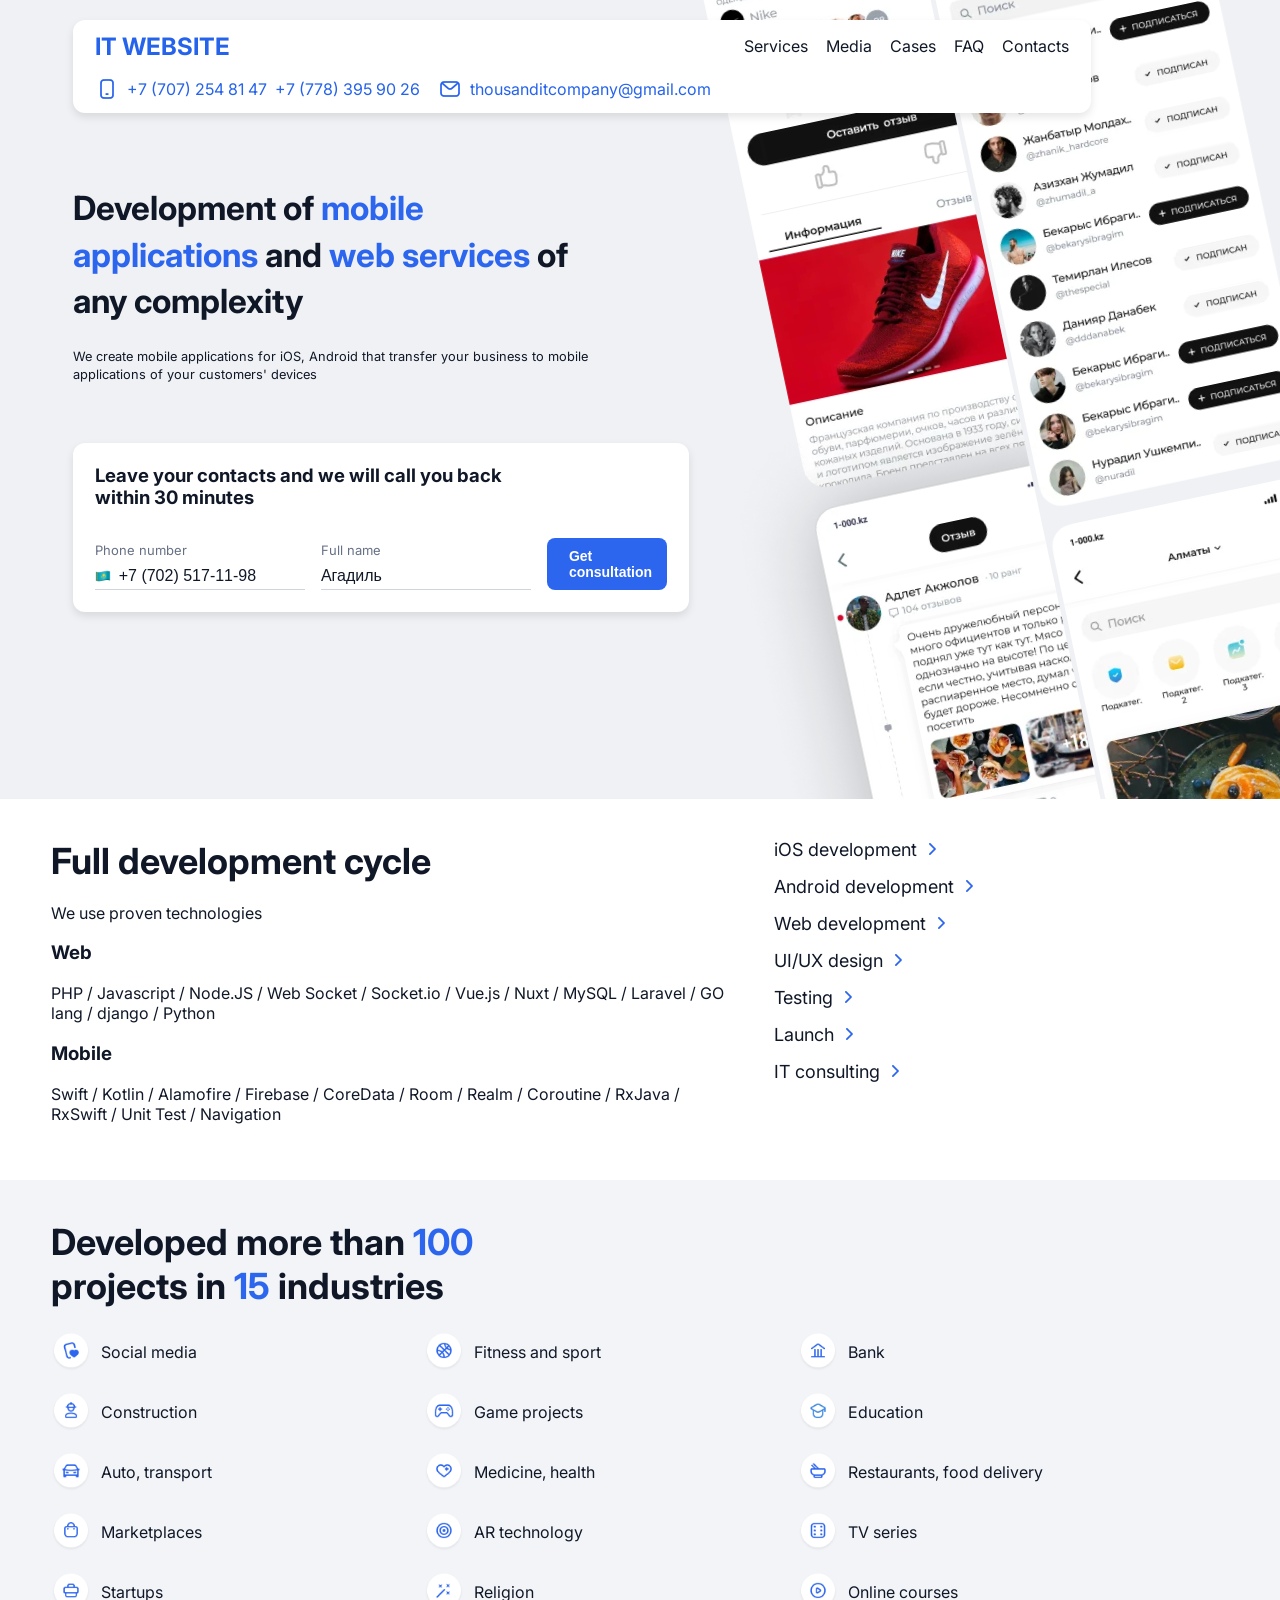
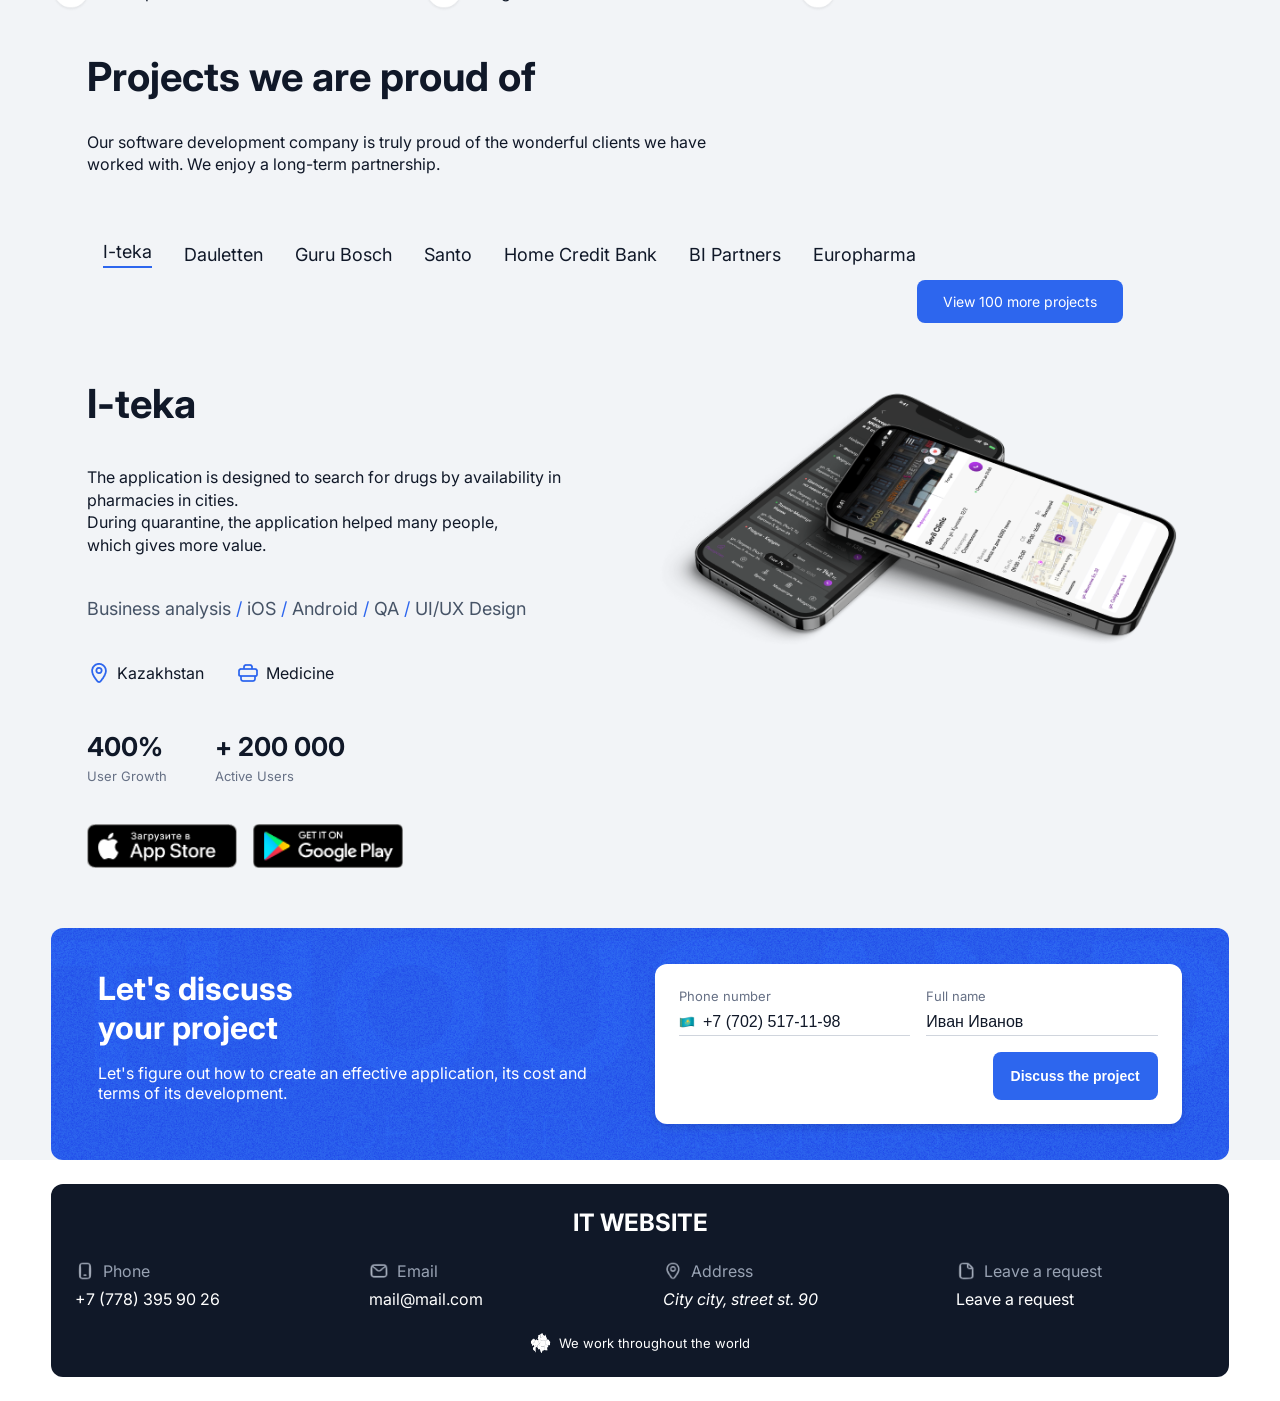
<file: index.html>
<!DOCTYPE html>
<html lang="ru">
<head>
    <meta charset="UTF-8">
    <meta name="viewport" content="width=device-width, initial-scale=1.0">
    <title>IT WEBSITE</title>
    <link rel="preconnect" href="https://fonts.googleapis.com">
    <link rel="preconnect" href="https://fonts.gstatic.com" crossorigin>
    <link href="https://fonts.googleapis.com/css2?family=Inter:wght@100..900&display=swap" rel="stylesheet">
    <link rel="stylesheet" href="src/styles/style.css">
</head>
<body>
    <div class="page_background">
        <input type="checkbox" id="menu-toggle" class="menu-checkbox">

        <header class="header_mobile">
            <label for="menu-toggle" class="poloski" aria-label="Open menu">
                <span></span>
                <span></span>
                <span></span>
            </label>
            <div class="company_name">IT WEBSITE</div>
            <a href="mailto:itcompany@mail.com">
                <img src="src/img/email.png" alt="Email">
            </a>
        </header>

        <div class="mobile-menu">
            <label for="menu-toggle" class="close-btn" aria-label="Close menu">&times;</label>
            <div class="company_name">IT WEBSITE</div>

            <nav class="mobile-nav-links" aria-label="Mobile navigation">
                <a href="#services">Services</a>
                <a href="#media">Media</a>
                <a href="#cases">Cases</a>
                <a href="#faq">FAQ</a>
                <a href="#contacts">Contacts</a>
            </nav>

            <div class="mobile-menu-contacts">
                <div class="contact_group">
                    <a href="tel:+71111111111" class="contact_link">
                        <img src="src/img/phone.png" alt="">
                        +7 (111) 111 11 11
                    </a>
                    <a href="tel:+71111111111" class="contact_link">
                        <img src="src/img/phone.png" alt="">
                        +7 (111) 111 11 11
                    </a>
                </div>
                <div class="contact_group">
                    <a href="mailto:itcompany@mail.com" class="contact_link">
                        <img src="src/img/email.png" alt="">
                        itcompany@mail.com
                    </a>
                </div>
            </div>
        </div>

        <header class="header_pc">
            <div class="company_name">IT WEBSITE</div>

            <nav class="header_link" aria-label="Main navigation">
                <a href="#services">Services</a>
                <a href="#media">Media</a>
                <a href="#cases">Cases</a>
                <a href="#faq">FAQ</a>
                <a href="#contacts">Contacts</a>
            </nav>

            <div class="header_contacts">
                <div class="contact_group">
                    <img src="src/img/phone.png" alt="">
                    <a href="tel:+77072548147" class="contact_link">+7 (707) 254 81 47</a>
                    <a href="tel:+77783959026" class="contact_link">+7 (778) 395 90 26</a>
                </div>
                <div class="contact_group">
                    <img src="src/img/email.png" alt="">
                    <a href="mailto:thousanditcompany@gmail.com" class="contact_link">
                        thousanditcompany@gmail.com
                    </a>
                </div>
            </div>
        </header>

        <main class="hero-block">
            <div class="hero-left">
                <h1>
                    Development of <span class="text_blue">mobile <br>applications</span>
                    and <span class="text_blue">web services</span> of
                    <br class="br_pc">any complexity
                </h1>

                <p>
                    We create mobile applications for iOS, Android that transfer your
                    business to mobile applications of your customers' devices
                </p>

                <div class="form">
                    <h2>
                        Leave your contacts and we will call you back <br>
                        within 30 minutes
                    </h2>

                    <form>
                        <div class="form_field">
                            <div class="form_section">
                                <label for="hero-phone">Phone number</label>
                                <div class="input_flag">
                                    <img src="src/img/flag.png" class="flag-icon" alt="">
                                    <input id="hero-phone" type="tel" placeholder="+7 (702) 517-11-98">
                                </div>
                            </div>

                            <div class="form_section">
                                <label for="hero-name">Full name</label>
                                <input id="hero-name" type="text" placeholder="Агадиль">
                            </div>

                            <button class="button_form" type="submit">
                                Get <br class="br_pc">consultation
                            </button>
                        </div>
                    </form>
                </div>
            </div>

            <div class="hero-image" aria-hidden="true">
                <div class="column-left"></div>
                <div class="column-right"></div>
            </div>
        </main>
    </div>

    <section class="Full_Development_Cycle" id="services">
        <div class="Full_Development_Cycle_left">
            <h2>Full development cycle</h2>
            <p>We use proven technologies</p>

            <h3>Web</h3>
            <p>
                PHP / Javascript / Node.JS / Web Socket / Socket.io /
                Vue.js / Nuxt / MySQL / Laravel / GO lang / django / Python
            </p>

            <h3>Mobile</h3>
            <p>
                Swift / Kotlin / Alamofire / Firebase / CoreData / Room / Realm /
                Coroutine / RxJava / RxSwift / Unit Test / Navigation
            </p>
        </div>

        <div class="Full_Development_Cycle_right">
            <a href="#">iOS development <img src="src/img/strelka.png" alt=""></a>
            <a href="#">Android development <img src="src/img/strelka.png" alt=""></a>
            <a href="#">Web development <img src="src/img/strelka.png" alt=""></a>
            <a href="#">UI/UX design <img src="src/img/strelka.png" alt=""></a>
            <a href="#">Testing <img src="src/img/strelka.png" alt=""></a>
            <a href="#">Launch <img src="src/img/strelka.png" alt=""></a>
            <a href="#">IT consulting <img src="src/img/strelka.png" alt=""></a>
        </div>
    </section>

    <section class="page_3" id="cases">
        <h2 class="industries-title">
            Developed more than <span class="blue">100</span><br>
            projects in <span class="blue">15</span> industries
        </h2>

        <div class="page_3_cat">
            <p><img src="src/img/sm.png" alt=""> Social media</p>
            <p><img src="src/img/fas.png" alt=""> Fitness and sport</p>
            <p><img src="src/img/bank.png" alt=""> Bank</p>
            <p><img src="src/img/construction.png" alt=""> Construction</p>
            <p><img src="src/img/gp.png" alt=""> Game projects</p>
            <p><img src="src/img/education.png" alt=""> Education</p>
            <p><img src="src/img/at.png" alt=""> Auto, transport</p>
            <p><img src="src/img/mh.png" alt=""> Medicine, health</p>
            <p><img src="src/img/rfd.png" alt=""> Restaurants, food delivery</p>
            <p><img src="src/img/market.png" alt=""> Marketplaces</p>
            <p><img src="src/img/art.png" alt=""> AR technology</p>
            <p><img src="src/img/tvs.png" alt=""> TV series</p>
            <p><img src="src/img/start.png" alt=""> Startups</p>
            <p><img src="src/img/religion.png" alt=""> Religion</p>
            <p><img src="src/img/oc.png" alt=""> Online courses</p>
        </div>

        <div class="projects">
            <h2 class="projects-title">Projects we are proud of</h2>
            <p class="projects-intro">
                Our software development company is truly proud of the wonderful clients
                we have worked with. We enjoy a long-term partnership.
            </p>

            <div class="links_bar">
                <div class="links">
                    <a href="#I-teka" class="active">I-teka</a>
                    <a href="Dauletten">Dauletten</a>
                    <a href="Guru Bosch">Guru Bosch</a>
                    <a href="Santo">Santo</a>
                    <a href="Home Credit Bank">Home Credit Bank</a>
                    <a href="BI Partners">BI Partners</a>
                    <a href="Europharma">Europharma</a>
                </div>

                <div class="links_bar_button" id="view_100pc">
                    <a href="view_100">View 100 more projects</a>
                </div>
            </div>

            <div class="text_and_img_page_3">
                <div class="text_and_img_page_3_left">
                    <img src="src/img/1.png" id="iteka_img_425" alt="I-teka app">

                    <div class="project-title">
                        <h2 id="I-teka">I-teka</h2>
                        <div class="links_bar_button" id="view_100_768">
                            <a href="view_100">View 100 more projects</a>
                        </div>
                    </div>

                    <p class="project-description">
                        The application is designed to search for drugs by availability in pharmacies in cities.<br>
                        During quarantine, the application helped many people,<br>
                        which gives more value.
                    </p>

                    <p class="project-stack">
                        Business analysis <span>/</span> iOS <span>/</span> Android
                        <span>/</span> QA <span>/</span> UI/UX Design
                    </p>

                    <div class="left_img">
                        <p><img src="src/img/geo_blue.png" alt=""> Kazakhstan</p>
                        <p><img src="src/img/case.png" alt=""> Medicine</p>
                    </div>

                    <div class="procent">
                        <div>
                            <span>400%</span>
                            <p>User Growth</p>
                        </div>
                        <div>
                            <span>+ 200 000</span>
                            <p>Active Users</p>
                        </div>
                    </div>

                    <div class="download">
                        <img src="src/img/ios.png" alt="App Store">
                        <img src="src/img/android.png" alt="Google Play">
                    </div>

                    <div class="links_bar_button" id="view_100425">
                        <a href="view_100">View 100 more projects</a>
                    </div>
                </div>

                <div class="text_and_img_page_3_right">
                    <img src="src/img/1.png" alt="I-teka app">
                </div>
            </div>
        </div>

        <div class="form_discuss" id="request">
            <div class="form_discuss_left">
                <h2>Let's discuss <br>your project</h2>
                <p>
                    Let's figure out how to create an effective application,
                    its cost and terms of its development.
                </p>
            </div>

            <div class="form_discuss_right">
                <div class="form">
                    <form>
                        <div class="form_field" id="form_field">
                            <div class="form_f">
                                <div class="form_section">
                                    <label for="project-phone">Phone number</label>
                                    <div class="input_flag">
                                        <img src="src/img/flag.png" class="flag-icon" alt="">
                                        <input id="project-phone" type="tel" placeholder="+7 (702) 517-11-98">
                                    </div>
                                </div>

                                <div class="form_section">
                                    <label for="project-name">Full name</label>
                                    <input id="project-name" type="text" placeholder="Иван Иванов">
                                </div>
                            </div>

                            <button class="button_form" id="button_form" type="submit">
                                Discuss the project
                            </button>
                        </div>
                    </form>
                </div>
            </div>
        </div>
    </section>

    <footer id="contacts">
        <h2>IT WEBSITE</h2>

        <div class="footer_info">
            <div class="footer_content">
                <div class="footer_content_row_img">
                    <img src="src/img/phone_footer.png" alt="">
                    <span>Phone</span>
                </div>
                <a href="tel:+77783959026">+7 (778) 395 90 26</a>
            </div>

            <div class="footer_content">
                <div class="footer_content_row_img">
                    <img src="src/img/email_footer.png" alt="">
                    <span>Email</span>
                </div>
                <a href="mailto:mail@mail.com">mail@mail.com</a>
            </div>

            <div class="footer_content">
                <div class="footer_content_row_img">
                    <img src="src/img/geo_footer.png" alt="">
                    <span>Address</span>
                </div>
                <address>City city, street st. 90</address>
            </div>

            <div class="footer_content">
                <div class="footer_content_row_img">
                    <img src="src/img/doc_footer.png" alt="">
                    <span>Leave a request</span>
                </div>
                <a href="#request">Leave a request</a>
            </div>
        </div>

        <div class="footer_down">
            <img src="src/img/footer_info.png" alt="">
            <span>We work throughout the world</span>
        </div>
    </footer>
</body>
</html>
</file>
<file: src/styles/style.css>
@charset "UTF-8";

* {
  box-sizing: border-box;
}

body {
  margin: 0;
  font-family: Inter, Arial, sans-serif;
  color: #101828;
}

.page_background {
  background-color: #eff1f4;
  padding: 20px 0 40px;
}

.header_pc,
.header_mobile {
  margin: 0 4%;
  padding: 16px 20px;
  align-items: center;
  justify-content: space-between;
  gap: 16px;
  background-color: #fff;
  border-radius: 12px;
  box-shadow: 0 4px 8px rgba(0, 0, 0, 0.1);
}

.header_pc,
.header_link,
.header_contacts,
.contact_group {
  display: flex;
}

.header_mobile,
.mobile-menu,
.menu-checkbox {
  display: none;
}

.header_link,
.header_contacts {
  gap: 18px;
}

.header_contacts,
.contact_group {
  align-items: center;
}

.contact_group {
  gap: 8px;
}

.company_name {
  color: #2563eb;
  font-size: 24px;
  font-weight: 700;
  white-space: nowrap;
}

.header_link a,
.mobile-nav-links a {
  color: #101828;
  text-decoration: none;
}

.contact_link {
  color: #2563eb;
  text-decoration: none;
}

header img,
.mobile-menu-contacts img {
  display: block;
  width: 24px;
  height: 24px;
}

.hero-block {
  display: flex;
  align-items: center;
  margin: 48px 4% 0;
  gap: 24px;
}

.hero-left,
.hero-image {
  width: 50%;
  min-width: 0;
}

.hero-left h1 {
  margin: 0 0 24px;
  font-size: 38px;
  line-height: 1.2;
}

.hero-left p {
  margin: 0 0 24px;
  line-height: 1.45;
}

.text_blue,
.blue {
  color: #2d66ee;
}

.hero-image {
  display: flex;
  gap: 12px;
  height: 600px;
  overflow: hidden;
}

.column-left,
.column-right {
  width: 50%;
  background-repeat: repeat-y;
  background-size: auto 900px;
  animation: move-column 25s linear infinite;
}

.column-left {
  background-image: url("../img/column-left.webp");
}

.column-right {
  background-image: url("../img/column-right.webp");
  animation-direction: reverse;
}

@keyframes move-column {
  from {
    background-position: center 0;
  }

  to {
    background-position: center -900px;
  }
}

@keyframes move-column-desktop {
  from {
    background-position: center 0;
  }

  to {
    background-position: center -145vw;
  }
}

.form {
  width: 100%;
  padding: 24px;
  background-color: #fff;
  border-radius: 12px;
  box-shadow: 0 4px 8px rgba(0, 0, 0, 0.1);
}

.form h2 {
  margin: 0 0 24px;
  font-size: 24px;
}

.form_field,
.form_f {
  display: flex;
  gap: 16px;
  align-items: flex-end;
}

.form_section {
  display: flex;
  flex: 1;
  flex-direction: column;
  gap: 5px;
  min-width: 0;
}

.form label {
  color: #667085;
  font-size: 13px;
}

.form input {
  width: 100%;
  min-width: 0;
  padding: 4px 0;
  font-size: 16px;
  border: 0;
  border-bottom: 1px solid #d0d5dd;
}

.form input::placeholder {
  color: #101828;
}

.input_flag {
  display: flex;
  align-items: center;
  gap: 8px;
  border-bottom: 1px solid #d0d5dd;
}

.input_flag input {
  border: 0;
}

.flag-icon {
  width: 16px;
}

.button_form {
  flex-shrink: 0;
  min-height: 48px;
  padding: 10px 18px;
  border: 0;
  border-radius: 8px;
  background-color: #2d66ee;
  color: #fff;
  font-size: 14px;
  font-weight: 600;
  cursor: pointer;
}

.Full_Development_Cycle {
  display: flex;
  justify-content: space-between;
  gap: 40px;
  padding: 40px 4%;
}

.Full_Development_Cycle_left {
  flex: 3;
  min-width: 0;
}

.Full_Development_Cycle_right {
  display: flex;
  flex: 2;
  flex-direction: column;
  gap: 16px;
  min-width: 0;
}

.Full_Development_Cycle h2,
.industries-title,
.projects-title {
  margin: 0 0 20px;
  font-size: 36px;
}

.Full_Development_Cycle_right a {
  display: flex;
  align-items: center;
  gap: 12px;
  color: inherit;
  text-decoration: none;
  font-size: 18px;
}

.Full_Development_Cycle_right a:hover {
  text-decoration: underline;
}

.Full_Development_Cycle_right img {
  width: 7px;
  height: 12px;
}

.page_3 {
  padding: 40px 4% 0;
  background-color: #f2f4f7;
}

.page_3_cat {
  display: flex;
  flex-wrap: wrap;
  gap: 20px;
  margin: 24px 0 40px;
}

.page_3_cat p {
  display: flex;
  align-items: center;
  gap: 10px;
  width: 30%;
  margin: 0;
  overflow-wrap: anywhere;
}

.page_3_cat img {
  flex-shrink: 0;
  width: 40px;
  height: 40px;
}

.projects-intro {
  max-width: 650px;
  line-height: 1.4;
}

.project-description {
  line-height: 1.4;
}

.project-stack {
  color: #475467;
}

.project-stack span {
  color: #2d66ee;
}

.links_bar,
.links {
  display: flex;
  flex-wrap: wrap;
  align-items: center;
  gap: 12px;
}

.links_bar {
  margin: 24px 0;
}

.links a {
  color: inherit;
  text-decoration: none;
}

.links .active {
  border-bottom: 2px solid #2d66ee;
  padding-bottom: 4px;
}

.links a:hover {
  text-decoration: underline;
}

.links_bar_button a {
  display: inline-block;
  padding: 12px 16px;
  border-radius: 8px;
  background-color: #2d66ee;
  color: #fff;
  text-decoration: none;
  font-size: 14px;
}

.text_and_img_page_3 {
  display: flex;
  align-items: flex-start;
  gap: 30px;
}

.text_and_img_page_3_left,
.text_and_img_page_3_right {
  flex: 1;
  min-width: 0;
}

.text_and_img_page_3_right img,
#iteka_img_425 {
  width: 100%;
  max-width: 600px;
  height: auto;
}

.project-title {
  display: flex;
  align-items: center;
  gap: 12px;
}

.project-title h2 {
  margin: 0;
}

#view_100_768,
#view_100425,
#iteka_img_425 {
  display: none;
}

.left_img,
.procent,
.download {
  display: flex;
  flex-wrap: wrap;
  gap: 16px;
  margin: 18px 0;
}

.left_img p {
  display: flex;
  align-items: center;
  gap: 6px;
  margin: 0;
}

.left_img img {
  width: 24px;
}

.procent span {
  font-size: 24px;
  font-weight: 700;
}

.procent p {
  margin: 6px 0 0;
  color: #667085;
  font-size: 13px;
}

.download img {
  width: 120px;
  max-width: 100%;
  height: auto;
}

.form_discuss {
  display: flex;
  align-items: center;
  gap: 30px;
  padding: 36px 4%;
  background: #2563eb url("../img/Fr.png") center / cover no-repeat;
  border-radius: 12px;
}

.form_discuss_left {
  flex: 1;
  color: #fff;
}

.form_discuss_left h2 {
  margin: 0;
  font-size: 32px;
}

.form_discuss_right {
  flex: 1;
  min-width: 0;
}

#form_field {
  flex-direction: column;
  align-items: stretch;
}

#button_form {
  align-self: flex-end;
}

footer {
  margin: 24px 4%;
  padding: 24px;
  border-radius: 12px;
  background-color: #101828;
  color: #fff;
}

footer h2 {
  margin: 0 0 24px;
  text-align: center;
}

.footer_info,
.footer_content_row_img,
.footer_down {
  display: flex;
}

.footer_info {
  flex-wrap: wrap;
  justify-content: space-between;
  gap: 20px;
}

.footer_content {
  width: 22%;
  overflow-wrap: anywhere;
}

.footer_content_row_img,
.footer_down {
  align-items: center;
  gap: 8px;
}

.footer_content_row_img {
  margin-bottom: 8px;
  color: #98a2b3;
}

.footer_content_row_img img,
.footer_down img {
  flex-shrink: 0;
  width: 20px;
  height: 20px;
}

.footer_content a {
  color: #fff;
  text-decoration: none;
}

.footer_down {
  justify-content: center;
  margin-top: 24px;
  font-size: 13px;
}

@media (max-width: 1200px) {
  .header_pc,
  .header_contacts {
    flex-wrap: wrap;
  }

  .hero-left h1 {
    font-size: 32px;
  }

  .hero-left h1 br,
  .hero-left p br,
  .br_pc {
    display: none;
  }

  .hero-block .form_field {
    flex-direction: column;
    align-items: stretch;
  }
}

@media (max-width: 768px) {
  .page_background {
    padding: 10px 0 28px;
  }

  .header_pc {
    display: none;
  }

  .header_mobile {
    display: flex;
  }

  .poloski {
    display: flex;
    flex-direction: column;
    gap: 4px;
    width: 24px;
    cursor: pointer;
  }

  .poloski span {
    height: 3px;
    background-color: #2563eb;
    border-radius: 2px;
  }

  .menu-checkbox:checked ~ .mobile-menu {
    position: fixed;
    inset: 0;
    z-index: 10;
    display: flex;
    flex-direction: column;
    gap: 20px;
    overflow-y: auto;
    padding: 20px;
    background-color: #fff;
  }

  .close-btn {
    align-self: flex-end;
    font-size: 32px;
    cursor: pointer;
  }

  .mobile-nav-links,
  .mobile-menu-contacts {
    display: flex;
    flex-direction: column;
    gap: 14px;
  }

  .mobile-menu-contacts .contact_group {
    flex-wrap: wrap;
  }

  .mobile-menu-contacts .contact_link {
    display: flex;
    align-items: center;
    gap: 6px;
    overflow-wrap: anywhere;
  }

  .hero-block {
    gap: 16px;
    margin-top: 28px;
  }

  .hero-left h1,
  .Full_Development_Cycle h2,
  .industries-title,
  .projects-title {
    font-size: 26px;
  }

  .form {
    padding: 16px;
  }

  .form h2 {
    font-size: 18px;
  }

  .Full_Development_Cycle {
    gap: 20px;
  }

  .page_3_cat p,
  .footer_content {
    width: 46%;
  }

  .text_and_img_page_3,
  .form_discuss {
    flex-direction: column;
  }

  .form_discuss_right {
    width: 100%;
  }

  #view_100pc {
    display: none;
  }

  #view_100_768 {
    display: block;
  }
}

@media (min-width: 426px) {
  .hero-block {
    margin-top: 0;
    margin-right: 0;
  }

  .page_background {
    padding-bottom: 0;
  }
}

@media (min-width: 769px) {
  .header_pc {
    position: relative;
    z-index: 1;
  }

  .hero-block {
    align-items: flex-start;
  }

  .hero-left {
    padding-top: 80px;
  }

  .hero-image {
    height: 64vw;
    margin-top: -80px;
  }

  .column-left,
  .column-right {
    position: relative;
    top: -15%;
    height: 130%;
    background-size: auto 145vw;
    transform: rotate(-12deg);
    animation-name: move-column-desktop;
  }

  .projects {
    margin: 0 3%;
    padding-bottom: 60px;
  }

  .projects-title,
  .project-title h2 {
    margin: 0;
    font-size: 40px;
  }

  .projects-intro {
    margin: 30px 0 0;
  }

  .projects .links_bar {
    margin: 66px 0 56px;
    padding-left: 16px;
  }

  .projects .links {
    gap: 32px;
    font-size: 18px;
  }

  #view_100pc {
    margin-left: auto;
  }

  #view_100pc a {
    padding: 13px 26px;
  }

  .projects .text_and_img_page_3 {
    gap: 36px;
  }

  .text_and_img_page_3_right img {
    display: block;
    max-width: 640px;
  }

  .project-description {
    margin: 38px 0 0;
  }

  .project-stack {
    margin: 42px 0 0;
    font-size: 18px;
  }

  .projects .left_img {
    margin: 42px 0 0;
    gap: 32px;
  }

  .projects .procent {
    margin: 46px 0 0;
    gap: 48px;
  }

  .projects .procent span {
    font-size: 26px;
  }

  .projects .download {
    margin: 40px 0 0;
  }

  .projects .download img {
    width: 150px;
  }
}

@media (min-width: 1201px) {
  .page_background {
    position: relative;
    overflow: hidden;
    min-height: 62.4vw;
    padding: 1.55vw 0 0;
  }

  .header_pc {
    z-index: 2;
    width: 79.5%;
    min-height: 4vw;
    margin: 0 0 0 5.7%;
    padding: 12px 1.7vw;
    flex-wrap: wrap;
  }

  .header_contacts {
    flex-wrap: wrap;
  }

  .hero-block {
    margin: 0;
    padding-left: 5.7%;
  }

  .hero-left {
    position: relative;
    z-index: 1;
    width: 51%;
    padding: 5.65vw 0 40px;
  }

  .hero-left .br_mob {
    display: none;
  }

  .hero-left h1 {
    margin: 0 0 1.8vw;
    font-size: 2.6vw;
    line-height: 1.4;
  }

  .hero-left p {
    max-width: 42vw;
    margin: 0 0 4.6vw;
    font-size: 1vw;
    line-height: 1.4;
  }

  .hero-left .form {
    min-height: 13.2vw;
    padding: 1.7vw;
  }

  .hero-left .form h2 {
    margin: 0 0 2.3vw;
    font-size: 1.45vw;
  }

  .hero-left .button_form {
    width: 9.35vw;
    min-height: 4.1vw;
    padding: 10px 1.7vw;
    text-align: left;
  }

  .hero-image {
    position: absolute;
    top: 0;
    right: -4.5%;
    width: 50%;
    height: 100%;
    margin: 0;
    overflow: visible;
  }

  .projects .links_bar {
    padding-right: 70px;
  }
}

@media (max-width: 425px) {
  .hero-block,
  .Full_Development_Cycle,
  .form_f {
    flex-direction: column;
    align-items: stretch;
  }

  .hero-left {
    width: 100%;
  }

  .hero-image {
    width: 100%;
    height: 260px;
  }

  .column-left,
  .column-right {
    background-size: auto 450px;
  }

  .text_and_img_page_3_right,
  #view_100_768 {
    display: none;
  }

  #view_100425,
  #iteka_img_425 {
    display: block;
  }

  .page_3_cat {
    gap: 14px;
  }

  .page_3_cat img {
    width: 28px;
    height: 28px;
  }

  .footer_info {
    gap: 12px;
  }

  footer {
    padding: 16px;
  }
}
</file>
